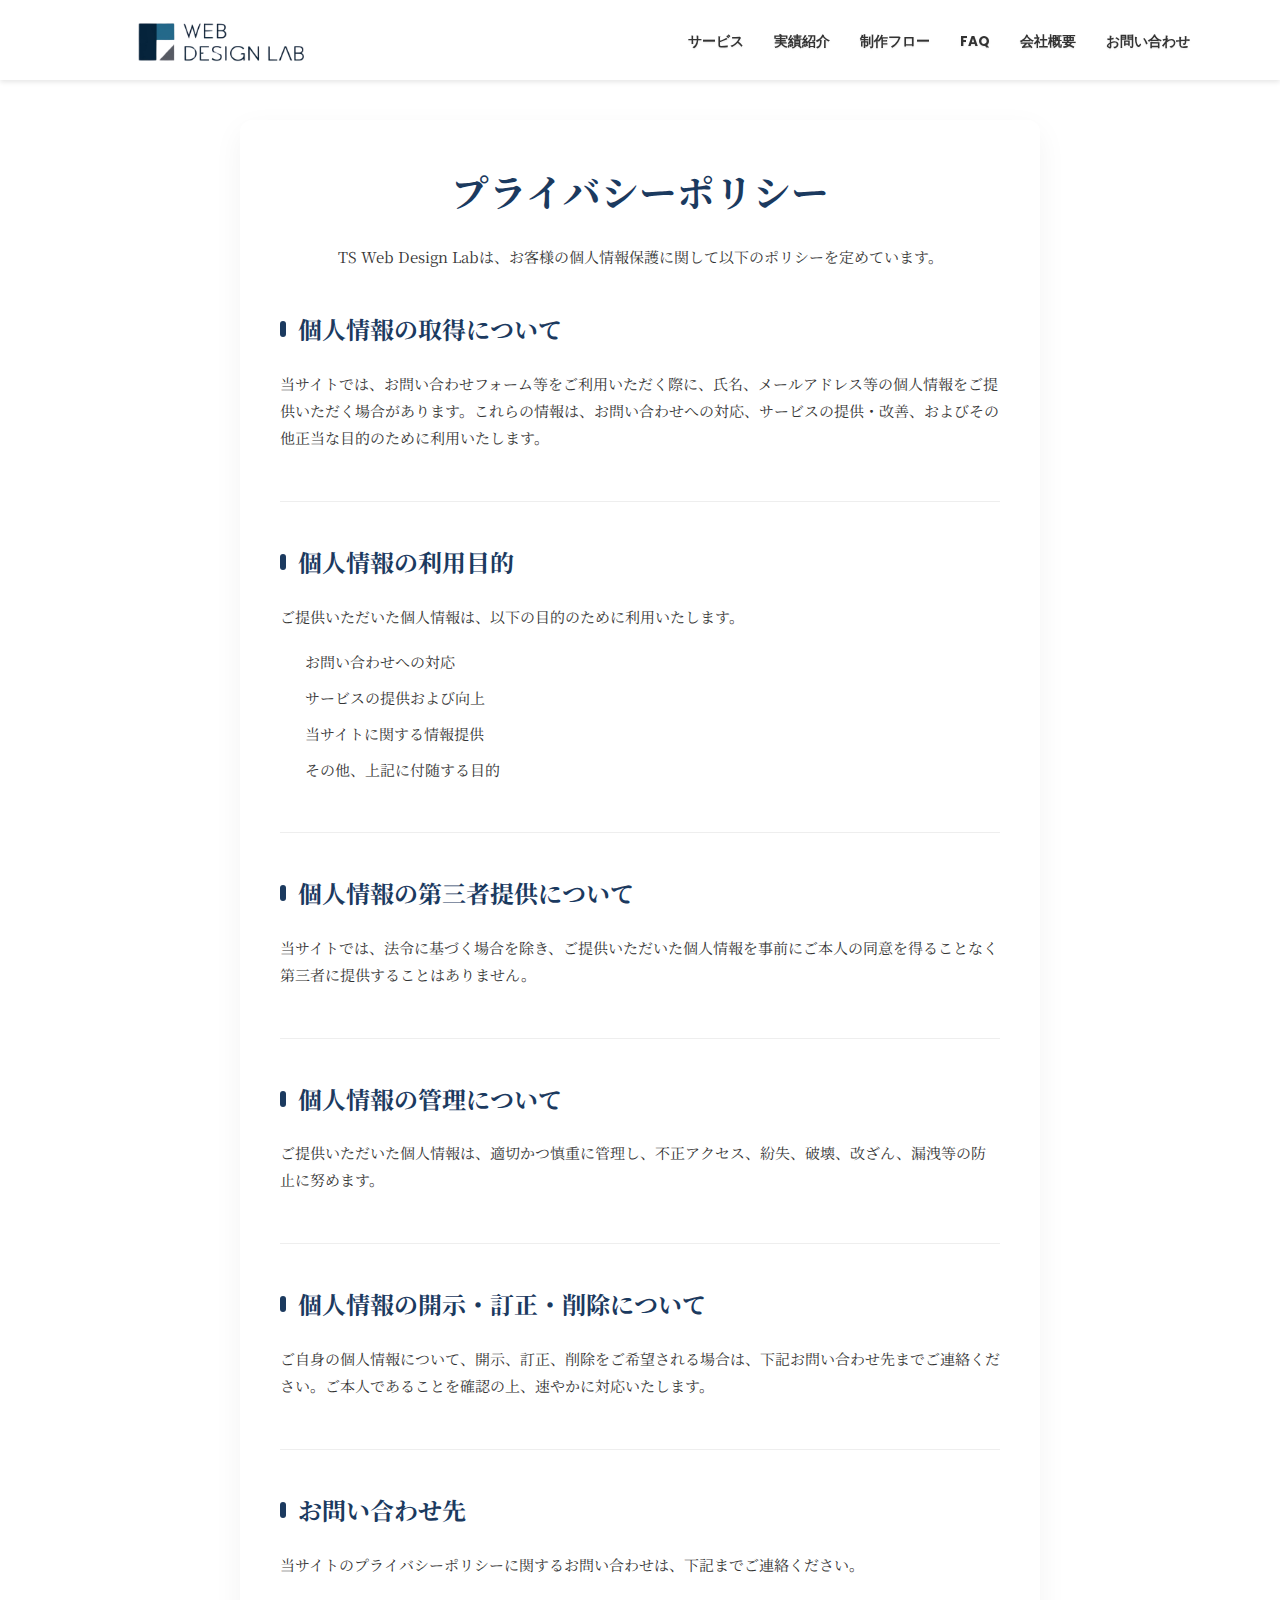
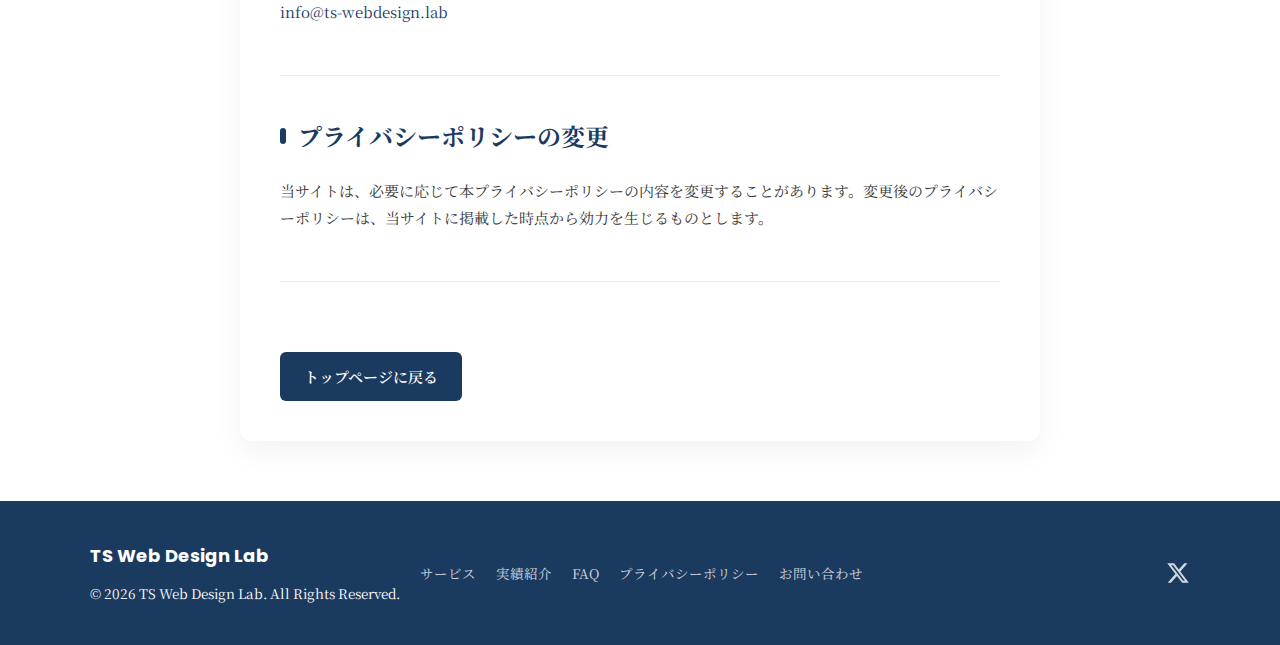
<file: privacy-policy.html>
<!DOCTYPE html>
<html lang="ja">
<head>
    <meta charset="UTF-8">
    <meta name="viewport" content="width=device-width, initial-scale=1.0">
    <meta name="description" content="TS Web Design Lab - プライバシーポリシー">
    <title>プライバシーポリシー | TS Web Design Lab</title>
    <link rel="stylesheet" href="style.css">
    <!-- Google Fonts (Noto Serif JP と Poppins) -->
    <link rel="preconnect" href="https://fonts.googleapis.com">
    <link rel="preconnect" href="https://fonts.gstatic.com" crossorigin>
    <link href="https://fonts.googleapis.com/css2?family=Noto+Serif+JP:wght@400;700&family=Poppins:wght@400;700&display=swap" rel="stylesheet">
    <style>
        /* プライバシーポリシーページ用のスタイル */
        .privacy-policy-section {
            padding: 120px 0 60px;
            background-color: var(--bg-light);
        }
        
        .privacy-content {
            max-width: 800px;
            margin: 0 auto;
            padding: 40px;
            background-color: white;
            border-radius: 12px;
            box-shadow: 0 10px 30px rgba(0, 0, 0, 0.05);
        }
        
        .privacy-header {
            margin-bottom: 40px;
            text-align: center;
        }
        
        .privacy-title {
            font-size: 2.5rem;
            margin-bottom: 20px;
            color: var(--main-color);
            font-weight: 700;
        }
        
        .privacy-section {
            margin-bottom: 40px;
            padding-bottom: 30px;
            border-bottom: 1px solid #eee;
        }
        
        .privacy-section:last-child {
            border-bottom: none;
        }
        
        .privacy-section h2 {
            font-size: 1.6rem;
            margin-bottom: 20px;
            color: var(--main-color);
            position: relative;
            padding-left: 18px;
        }
        
        .privacy-section h2::before {
            content: "";
            position: absolute;
            left: 0;
            top: 12px;
            height: 16px;
            width: 6px;
            background-color: var(--main-color);
            border-radius: 3px;
        }
        
        .privacy-section p {
            margin-bottom: 20px;
            line-height: 1.8;
            color: var(--text-color);
        }
        
        .privacy-section ul {
            margin-left: 25px;
            margin-bottom: 20px;
        }
        
        .privacy-section li {
            margin-bottom: 12px;
            line-height: 1.6;
        }
        
        .back-to-home {
            display: inline-block;
            margin-top: 30px;
            padding: 12px 24px;
            background-color: var(--main-color);
            color: white;
            border-radius: 6px;
            text-decoration: none;
            font-weight: 600;
            transition: background-color 0.3s ease;
        }
        
        .back-to-home:hover {
            background-color: var(--main-color-dark);
        }
        
        /* モバイル対応 */
        @media (max-width: 768px) {
            .privacy-content {
                padding: 25px;
            }
            
            .privacy-title {
                font-size: 2rem;
            }
            
            .privacy-section h2 {
                font-size: 1.4rem;
            }
        }
    </style>
</head>
<body>
    <!-- ヘッダー -->
    <header class="site-header sticky">
        <div class="container header-container">
            <h1 class="site-logo">
                <a href="/"><img src="TS ロゴ　デザイン.png" alt="TS Web Design Lab ロゴ"></a>
            </h1>
            <nav class="global-nav">
                <ul>
                    <li><a href="/#services">サービス</a></li>
                    <li><a href="/#works">実績紹介</a></li>
                    <li><a href="/#flow">制作フロー</a></li>
                    <li><a href="/#faq">FAQ</a></li>
                    <li><a href="/#company">会社概要</a></li>
                    <li><a href="/#contact">お問い合わせ</a></li>
                </ul>
            </nav>
            <button class="menu-toggle" aria-label="メニューを開閉" aria-expanded="false" aria-controls="global-nav">
                <span></span>
                <span></span>
                <span></span>
            </button>
        </div>
    </header>

    <main>
        <section class="privacy-policy-section">
            <div class="container">
                <div class="privacy-content">
                    <div class="privacy-header">
                        <h1 class="privacy-title">プライバシーポリシー</h1>
                        <p>TS Web Design Labは、お客様の個人情報保護に関して以下のポリシーを定めています。</p>
                    </div>

                    <div class="privacy-section">
                        <h2>個人情報の取得について</h2>
                        <p>当サイトでは、お問い合わせフォーム等をご利用いただく際に、氏名、メールアドレス等の個人情報をご提供いただく場合があります。これらの情報は、お問い合わせへの対応、サービスの提供・改善、およびその他正当な目的のために利用いたします。</p>
                    </div>

                    <div class="privacy-section">
                        <h2>個人情報の利用目的</h2>
                        <p>ご提供いただいた個人情報は、以下の目的のために利用いたします。</p>
                        <ul>
                            <li>お問い合わせへの対応</li>
                            <li>サービスの提供および向上</li>
                            <li>当サイトに関する情報提供</li>
                            <li>その他、上記に付随する目的</li>
                        </ul>
                    </div>

                    <div class="privacy-section">
                        <h2>個人情報の第三者提供について</h2>
                        <p>当サイトでは、法令に基づく場合を除き、ご提供いただいた個人情報を事前にご本人の同意を得ることなく第三者に提供することはありません。</p>
                    </div>

                    <div class="privacy-section">
                        <h2>個人情報の管理について</h2>
                        <p>ご提供いただいた個人情報は、適切かつ慎重に管理し、不正アクセス、紛失、破壊、改ざん、漏洩等の防止に努めます。</p>
                    </div>

                    <div class="privacy-section">
                        <h2>個人情報の開示・訂正・削除について</h2>
                        <p>ご自身の個人情報について、開示、訂正、削除をご希望される場合は、下記お問い合わせ先までご連絡ください。ご本人であることを確認の上、速やかに対応いたします。</p>
                    </div>

                    <div class="privacy-section">
                        <h2>お問い合わせ先</h2>
                        <p>当サイトのプライバシーポリシーに関するお問い合わせは、下記までご連絡ください。</p>
                        <p><a href="mailto:info@ts-webdesign.lab">info@ts-webdesign.lab</a></p>
                    </div>

                    <div class="privacy-section">
                        <h2>プライバシーポリシーの変更</h2>
                        <p>当サイトは、必要に応じて本プライバシーポリシーの内容を変更することがあります。変更後のプライバシーポリシーは、当サイトに掲載した時点から効力を生じるものとします。</p>
                    </div>

                    <div class="text-center">
                        <a href="/" class="back-to-home">トップページに戻る</a>
                    </div>
                </div>
            </div>
        </section>
    </main>

    <!-- フッター -->
    <footer class="site-footer">
        <div class="container">
            <div class="footer-content">
                <div class="footer-info">
                    <p class="footer-logo">TS Web Design Lab</p>
                    <p>© <span id="current-year"></span> TS Web Design Lab. All Rights Reserved.</p>
                </div>
                <nav class="footer-nav">
                    <ul>
                        <li><a href="/#services">サービス</a></li>
                        <li><a href="/#works">実績紹介</a></li>
                        <li><a href="/#faq">FAQ</a></li>
                        <li><a href="/privacy.html">プライバシーポリシー</a></li>
                        <li><a href="/#contact">お問い合わせ</a></li>
                    </ul>
                </nav>
                <div class="footer-sns">
                    <a href="https://x.com/your_account" target="_blank" rel="noopener noreferrer" aria-label="X">
                        <svg xmlns="http://www.w3.org/2000/svg" viewBox="0 0 512 512" width="24" height="24">
                            <path fill="currentColor" d="M389.2 48h70.6L305.6 224.2 487 464H345L233.7 318.6 106.5 464H35.8L200.7 275.5 26.8 48H172.4L272.9 180.9 389.2 48zM364.4 421.8h39.1L151.1 88h-42L364.4 421.8z"/>
                        </svg>
                    </a>
                </div>
            </div>
        </div>
    </footer>

    <!-- 自作JavaScriptファイル -->
    <script src="script.js"></script>
    <script>
        // 現在の年を取得してフッターに表示
        document.getElementById('current-year').textContent = new Date().getFullYear();
    </script>
</body>
</html>
</file>
<file: style.css>
/* 基本設定と変数定義 */
:root {
    --main-color: #1B3A5F; /* ダークブルー系 (例) */
    --accent-color: #00FFFF; /* アクセントカラー (例: シアン) */
    --text-color: #333;
    --background-color: #ffffff;
    --light-background-color: #f8f9fa;
    --white-color: #fff;
    --error-color: #e74c3c; /* エラー表示用 */
    --header-height: 100px; /* ヘッダーの高さ (ロゴを大きくするために変更) */
    --font-main: 'Poppins', sans-serif; /* メインフォント (見出しなど) */
    --font-serif: 'Noto Serif JP', serif; /* 本文など */
}

/* 基本的なリセットとスタイル */
*,
*::before,
*::after {
    box-sizing: border-box;
    margin: 0;
    padding: 0;
}

html {
    scroll-behavior: smooth; /* スムーズスクロール */
    font-size: 15px; /* 基本フォントサイズを少し小さく */
}

body {
    font-family: var(--font-serif);
    color: var(--text-color);
    background-color: var(--background-color);
    line-height: 1.7;
    overflow-x: hidden; /* 横スクロールバー防止 */
    cursor: none; /* デフォルトカーソルを非表示 (JSで制御) */
}

/* カスタムカーソル */
.custom-cursor {
    position: fixed;
    left: 0;
    top: 0;
    width: 20px;
    height: 20px;
    border: 2px solid var(--main-color);
    border-radius: 50%;
    pointer-events: none; /* クリックイベントを透過 */
    transform: translate(-50%, -50%);
    transition: width 0.3s ease, height 0.3s ease, background-color 0.3s ease, border-color 0.3s ease, opacity 0.3s ease;
    z-index: 9999;
    opacity: 0; /* 初期は非表示 (JSで表示制御) */
}
/* hover可能なデバイスでのみ表示 */
@media (hover: hover) {
    .custom-cursor {
        opacity: 1;
    }
}
@media (hover: none) {
     body {
        cursor: auto; /* 通常のカーソルに戻す */
    }
}

/* リンクホバー時のカーソル変化 (例) */
body.link-hover .custom-cursor {
    width: 40px;
    height: 40px;
    background-color: rgba(0, 255, 255, 0.3); /* アクセントカラー薄く */
    border-color: var(--accent-color);
}

a {
    color: var(--main-color);
    text-decoration: none;
    transition: color 0.3s ease;
}

a:hover {
    color: var(--accent-color);
}

img {
    max-width: 100%;
    height: auto;
    vertical-align: middle;
}

ul {
    list-style: none;
}

/* コンテナ */
.container {
    width: 90%;
    max-width: 1100px; /* 最大幅 */
    margin-left: auto;
    margin-right: auto;
}

/* ヘッダー */
.site-header {
    position: fixed; /* スクロール追従 */
    top: 0;
    left: 0;
    width: 100%;
    height: var(--header-height);
    background-color: rgba(255, 255, 255, 0.9); /* 少し透過 */
    backdrop-filter: blur(10px); /* すりガラス効果 */
    z-index: 1000;
    transition: background-color 0.3s ease, box-shadow 0.3s ease;
    box-shadow: 0 2px 5px rgba(0, 0, 0, 0.1);
}

.header-container {
    display: flex;
    align-items: center;
    justify-content: space-between;
    height: 100%;
}

.site-logo a {
    font-family: var(--font-main);
    font-size: 1.5rem;
    font-weight: 700;
    color: var(--main-color);
}
.site-logo img {
    display: block;
    height: 151.2px; /* ヘッダーの高さより少し大きく (さらに1.2倍に調整) */
    width: auto; /* アスペクト比を維持 */
}

.global-nav ul {
    display: flex;
}

.global-nav li {
    margin-left: 30px;
}

.global-nav a {
    font-family: var(--font-main);
    font-size: 0.9rem;
    font-weight: 700;
    color: var(--text-color);
    position: relative;
    padding: 5px 0;
}

.global-nav a::after {
    content: '';
    position: absolute;
    bottom: 0;
    left: 0;
    width: 0;
    height: 2px;
    background-color: var(--accent-color);
    transition: width 0.3s ease;
}

.global-nav a:hover::after {
    width: 100%;
}

/* ハンバーガーメニュー (モバイル用 - 初期非表示) */
.menu-toggle {
    display: none;
    background: none;
    border: none;
    cursor: pointer;
    padding: 10px;
    z-index: 1101; /* ナビより手前に */
}
.menu-toggle span {
    display: block;
    width: 25px;
    height: 3px;
    background-color: var(--main-color);
    margin: 5px 0;
    transition: transform 0.3s ease, opacity 0.3s ease, background-color 0.3s ease;
}
/* ハンバーガーメニュー: Open時 */
.menu-toggle.is-active span:nth-child(1) {
    transform: translateY(8px) rotate(45deg);
}
.menu-toggle.is-active span:nth-child(2) {
    opacity: 0;
}
.menu-toggle.is-active span:nth-child(3) {
    transform: translateY(-8px) rotate(-45deg);
}
/* メニューが開いているときは白にする例 (背景が濃いため) */
.menu-toggle.is-active span {
     background-color: var(--white-color);
}


/* ヒーローセクション */
.hero-section {
    min-height: 100vh; /* 画面の高さいっぱいに */
    display: flex;
    align-items: center;
    justify-content: center;
    position: relative;
    overflow: hidden; /* 3Dオブジェクトがはみ出さないように */
    color: var(--white-color);
    padding-top: var(--header-height); /* ヘッダー分下げる */
    /* 背景画像とパララックス効果 */
    background-image: url('images/デザイン事務所のデスク　夜　間接照明　モニター　オシャレ　モダン　本棚　男性の後ろ姿.jpg');
    background-size: cover;
    background-position: center center;
    background-attachment: fixed;
    z-index: 0; /* 背景の基準 */
}

/* 背景画像の上に重ねるオーバーレイ */
.hero-section::before {
    content: '';
    position: absolute;
    top: 0;
    left: 0;
    right: 0;
    bottom: 0;
    /* 上部を暗く、下部をさらに暗くするグラデーション */
    background: linear-gradient(to bottom, rgba(0, 0, 0, 0.6) 0%, rgba(0, 0, 0, 0.8) 100%);
    z-index: 1; /* 背景とコンテンツの間に */
}
 
/* ノイズパターン背景用Canvas */
#noise-background {
    position: absolute;
    top: 0;
    left: 0;
    width: 100%;
    height: 100%;
    z-index: 2; /* オーバーレイより手前に */
    pointer-events: none; /* マウスイベントを透過 */
}
 
.hero-container {
    display: flex;
    align-items: center;
    justify-content: space-between;
    gap: 40px;
    z-index: 3; /* オーバーレイより手前に */
    position: relative; /* z-indexを有効にするために必要 */
}
 
.hero-content {
    flex: 1;
    max-width: 600px;
    z-index: 3; /* オーバーレイより手前に */
    position: relative; /* z-indexを有効にするために必要 */
    margin-bottom: 40px; /* ヒーローコンテンツの下部にスペースを追加 */
}
 
.hero-catchphrase {
    font-family: var(--font-main);
    font-size: 3rem; /* 大きめに */
    font-weight: 700;
    line-height: 1.3;
    margin-bottom: 20px;
    text-shadow: 2px 2px 8px rgba(0, 0, 0, 0.5); /* テキストシャドウを追加 */
}
 
/* テキストアニメーション用 */
.reveal-text {
    display: inline-block;
    opacity: 0;
    transform: translateY(20px) rotateX(-90deg); /* 初期状態 */
    transform-origin: center 50% -10px;
    /* アニメーションはJSで制御 */
}
 
.hero-description {
    font-size: 1.1rem;
    margin-bottom: 30px;
    opacity: 0; /* アニメーション用 */
    /* アニメーションタイミングはJSで制御 (animated-element) */
    text-shadow: 1px 1px 5px rgba(0, 0, 0, 0.4); /* テキストシャドウを追加 */
}
 
.cta-button {
    display: inline-block;
    background-color: var(--accent-color);
    color: var(--main-color);
    padding: 15px 40px;
    border-radius: 50px; /* 丸みのあるボタン */
    font-family: var(--font-main);
    font-weight: 700;
    transition: transform 0.3s ease, background-color 0.3s ease, color 0.3s ease;
    box-shadow: 0 4px 10px rgba(0, 255, 255, 0.3);
    opacity: 1; /* 常に表示 */
     /* アニメーションタイミングはJSで制御 (animated-element) */
    border: none; /* ボタンのデフォルトボーダー解除 */
    cursor: pointer;
    z-index: 3; /* オーバーレイより手前に */
    position: relative; /* z-indexを有効にするために必要 */
}
 
.cta-button:hover {
    transform: scale(1.05); /* ホバーで少し拡大 */
    background-color: var(--white-color);
    color: var(--main-color);
}
 
.hero-3d-object {
    flex: 1;
    min-height: 50vh; /* 高さを指定 */
    max-width: 500px; /* 最大幅 */
    z-index: 3; /* オーバーレイより手前に */
    position: relative; /* z-indexを有効にするために必要 */
    opacity: 0; /* アニメーション用 */
     /* アニメーションタイミングはJSで制御 (animated-element) */
}
#hero-3d-canvas canvas {
    display: block; /* canvas下の余白削除 */
    width: 100%; /* 親要素に合わせる */
    height: 100%;
}
 
.scroll-down-indicator {
    position: absolute;
    bottom: 30px;
    left: 50%;
    transform: translateX(-50%);
    color: var(--white-color);
    font-size: 0.8rem;
    font-family: var(--font-main);
    opacity: 0.7;
    z-index: 3; /* オーバーレイより手前に */
    animation: bounce 2s infinite;
}
.scroll-down-indicator span::after {
    content: '';
    display: block;
    width: 1px;
    height: 30px;
    background-color: var(--white-color);
    margin: 5px auto 0;
}
 
@keyframes bounce {
    0%, 20%, 50%, 80%, 100% {
        transform: translateX(-50%) translateY(0);
    }
    40% {
        transform: translateX(-50%) translateY(-10px);
    }
    60% {
        transform: translateX(-50%) translateY(-5px);
    }
}
 
/* コンテンツセクション共通スタイル */
.content-section {
    padding: 100px 0;
    overflow: hidden; /* セクション内での横スクロール防止 */
}

.content-section.bg-light {
    background-color: var(--light-background-color);
}
/* お問い合わせセクション用クラス (個別設定) */
.cta-section {
    padding-bottom: 120px; /* フッターとの間に十分な余白 */
}


.section-title {
    font-family: var(--font-main);
    font-size: 2.5rem;
    font-weight: 700;
    color: var(--main-color);
    margin-bottom: 50px;
    text-align: center;
    position: relative;
    padding-bottom: 15px;
}

.section-title::after {
    content: '';
    position: absolute;
    bottom: 0;
    left: 50%;
    transform: translateX(-50%);
    width: 60px;
    height: 4px;
    background-color: var(--accent-color);
}

/* セクション共通サブタイトル */
.section-subtitle {
    text-align: center;
    font-size: 1.1rem;
    color: #666;
    margin-bottom: 60px;
    max-width: 700px; /* 長くなりすぎないように */
    margin-left: auto;
    margin-right: auto;
    opacity: 0; /* アニメーション用 */
    /* アニメーションタイミングはJSで制御 (animated-element) */
}
.content-section.bg-light .section-subtitle {
    color: #555;
}


/* アニメーション要素の初期状態 (GSAPで制御する要素) */
.animated-element {
    opacity: 0;
    transform: translateY(30px);
    /* transition はGSAP側で制御 */
}

/* サービスセクション */
.service-grid {
    display: grid;
    grid-template-columns: repeat(auto-fit, minmax(280px, 1fr)); /* レスポンシブなグリッド */
    gap: 30px;
}

.service-card {
    background-color: var(--white-color);
    padding: 40px 30px;
    border-radius: 10px;
    box-shadow: 0 5px 20px rgba(0, 0, 0, 0.08);
    text-align: center;
    transition: transform 0.3s ease, box-shadow 0.3s ease;
     /* アニメーションはJSで制御 (animated-element) */
}

.service-card:hover {
    transform: translateY(-10px); /* ホバーで少し浮き上がる */
    box-shadow: 0 15px 30px rgba(0, 0, 0, 0.12);
}

.service-icon {
    /* width: 60px; */ /* サイズ指定を削除または調整 */
    /* height: 60px; */ /* サイズ指定を削除または調整 */
    margin: 0 auto 25px;
    background-color: rgba(0, 255, 255, 0.1); /* アクセントカラー薄く */
    border-radius: 10px; /* 画像に合わせて角を丸く */
    display: flex; /* 画像を中央寄せする場合などに残す */
    align-items: center; /* 画像を中央寄せする場合などに残す */
    justify-content: center; /* 画像を中央寄せする場合などに残す */
    overflow: hidden; /* 画像がはみ出さないように */
}
.service-icon img {
    display: block;
    width: 100%; /* 親要素の幅に合わせる */
    height: auto; /* アスペクト比を維持 */
    object-fit: cover; /* service-iconのサイズに合わせて画像を切り抜く場合 */
}

.service-title {
    font-family: var(--font-main);
    font-size: 1.3rem;
    font-weight: 700;
    color: var(--main-color);
    margin-bottom: 15px;
}

.service-description {
    font-size: 0.95rem;
    color: #555;
    line-height: 1.7;
}

/* 実績紹介セクション - 背景画像 */
#works {
    background-image: url('images/image_fx (8).jpg');
    background-size: cover;
    background-position: center center;
    background-attachment: fixed; /* パララックス効果 */
    color: var(--white-color); /* テキスト色を白に */
    position: relative; /* オーバーレイの基準 */
    z-index: 1; /* 他の要素より手前に */
}

/* 背景画像の上に重ねるオーバーレイ */
#works::before {
    content: '';
    position: absolute;
    top: 0;
    left: 0;
    right: 0;
    bottom: 0;
    background-color: rgba(0, 0, 0, 0.5); /* 半透明の黒 */
    z-index: -1; /* 背景画像とコンテンツの間に */
}

/* worksセクション内のタイトルとサブタイトルの色を調整 */
#works .section-title,
#works .section-subtitle {
    color: var(--white-color);
}

/* worksセクション内のカードのタイトルとカテゴリの色を調整 */
#works .work-title,
#works .work-category {
    color: var(--text-color); /* カード内のテキストは元の色に戻すか、見やすい色に調整 */
}
/* 実績紹介セクション */
.works-grid {
    display: grid;
    grid-template-columns: repeat(auto-fit, minmax(300px, 1fr));
    gap: 40px;
    margin-bottom: 60px;
}

.work-card {
    display: block; /* aタグをブロック要素に */
    border-radius: 10px;
    overflow: hidden; /* 画像のはみ出し防止 */
    background-color: var(--white-color);
    box-shadow: 0 8px 25px rgba(0, 0, 0, 0.1);
    transition: transform 0.4s cubic-bezier(0.25, 0.46, 0.45, 0.94), box-shadow 0.4s cubic-bezier(0.25, 0.46, 0.45, 0.94);
    transform-style: preserve-3d; /* 3D変換の基点 */
    perspective: 1000px; /* 奥行き */
     /* アニメーションはJSで制御 (animated-element) */
}

.work-card-image {
    overflow: hidden;
    position: relative;
}
.work-card-image::after { /* ホバー時のオーバーレイ (任意) */
    content: '';
    position: absolute;
    top: 0; left: 0; right: 0; bottom: 0;
    background-color: rgba(0, 255, 255, 0.1);
    opacity: 0;
    transition: opacity 0.4s ease;
}

.work-card-image img {
    width: 100%;
    height: auto;
    display: block;
    transition: transform 0.6s cubic-bezier(0.165, 0.84, 0.44, 1); /* 滑らかなズーム */
}

.work-card-content {
    padding: 25px 30px;
}

.work-title {
    font-family: var(--font-main);
    font-size: 1.2rem;
    font-weight: 700;
    color: var(--main-color);
    margin-bottom: 8px;
}

.work-category {
    font-size: 0.85rem;
    color: #777;
}

/* 実績カードのホバーインタラクション */
.work-card:hover {
    transform: translateZ(20px) rotateX(5deg) rotateY(-3deg); /* 少し浮き出て傾く */
    box-shadow: 0 20px 40px rgba(0, 0, 0, 0.15);
}
.work-card:hover .work-card-image::after {
    opacity: 1;
}
.work-card:hover .work-card-image img {
    transform: scale(1.05); /* 画像を少しズーム */
}
:root {
    --main-color: #1B3A5F; /* ダークブルー系 (例) */
    --accent-color: #00FFFF; /* アクセントカラー (例: シアン) */
    --text-color: #333;
    --background-color: #ffffff;
    --light-background-color: #f8f9fa;
    --white-color: #fff;
    --error-color: #e74c3c; /* エラー表示用 */
    --header-height: 80px; /* ヘッダーの高さ */
    --font-main: 'Poppins', sans-serif; /* メインフォント (見出しなど) */
    --font-serif: 'Noto Serif JP', serif; /* 本文など */
}

/* ヒーロー説明文の行アニメーション用 */
.hero-description span {
    display: block; /* 各spanを行として扱う */
    opacity: 0; /* 初期状態は非表示 (JSでアニメーション) */
    transform: translateY(20px); /* 初期状態は下に */
}

/* もっと見るボタン */
.view-more-button-wrapper {
    text-align: center;
     /* アニメーションはJSで制御 (animated-element) */
}

/* 制作フローセクション */
.flow-steps {
    position: relative;
    max-width: 800px; /* 中央揃え */
    margin: 0 auto;
    padding: 40px 0;
}

/* ステップ間の線 */
.flow-steps::before {
    content: '';
    position: absolute;
    top: 0;
    bottom: 0;
    left: 40px; /* アイコンの中心あたり */
    width: 4px;
    background-color: rgba(0, 255, 255, 0.2); /* アクセントカラー薄く */
    z-index: -1; /* 要素の後ろへ */
}

.flow-step {
    display: flex;
    align-items: flex-start; /* アイコンとテキストの上端を揃える */
    margin-bottom: 50px;
    position: relative;
     /* アニメーションはJSで制御 (animated-element) */
}
.flow-step:last-child {
    margin-bottom: 0;
}

.flow-step-icon {
    flex-shrink: 0; /* アイコンが縮まないように */
    width: 80px; /* 線の左側に配置されるように調整 */
    height: 80px;
    background-color: var(--white-color);
    border: 3px solid var(--accent-color);
    border-radius: 50%;
    display: flex;
    align-items: center;
    justify-content: center;
    color: var(--main-color);
    margin-right: 30px;
    box-shadow: 0 0 0 5px var(--white-color); /* 線を隠すための白縁 */
    z-index: 1; /* 線より手前に */
}
.flow-step-icon svg {
    width: 35px;
    height: 35px;
    fill: currentColor;
}

.flow-step-content {
    padding-top: 10px; /* アイコンとの垂直位置調整 */
}

.flow-step-number {
    display: inline-block;
    font-family: var(--font-main);
    font-size: 1rem;
    font-weight: 700;
    color: var(--accent-color);
    background-color: rgba(0, 255, 255, 0.1);
    padding: 3px 10px;
    border-radius: 15px;
    margin-bottom: 15px;
}

.flow-step-title {
    font-family: var(--font-main);
    font-size: 1.4rem;
    font-weight: 700;
    color: var(--main-color);
    margin-bottom: 10px;
}

.flow-step p {
    color: #555;
    line-height: 1.7;
}

/* FAQセクション */
.faq-list {
    max-width: 800px;
    margin: 0 auto;
}

.faq-item {
    border-bottom: 1px solid #eee;
    /* アニメーションはJSで制御 (animated-element) */
}
.faq-item:last-child {
    border-bottom: none;
}

.faq-question {
    display: flex;
    justify-content: space-between;
    align-items: center;
    width: 100%;
    padding: 25px 0;
    background: none;
    border: none;
    cursor: pointer;
    text-align: left;
    font-family: var(--font-main);
    font-size: 1.1rem;
    font-weight: 700;
    color: var(--main-color);
    transition: color 0.3s ease;
}
.faq-question:hover {
    color: var(--accent-color);
}

.faq-icon {
    width: 20px;
    height: 20px;
    position: relative;
    flex-shrink: 0;
    margin-left: 15px;
    transition: transform 0.3s ease;
}
.faq-icon::before,
.faq-icon::after {
    content: '';
    position: absolute;
    top: 50%;
    left: 50%;
    width: 14px;
    height: 2px;
    background-color: currentColor;
    transform-origin: center;
    transition: transform 0.3s ease; /* 回転アニメーション */
}
.faq-icon::before {
    transform: translate(-50%, -50%);
}
.faq-icon::after {
    transform: translate(-50%, -50%) rotate(90deg);
}
/* 開いたときのアイコン（マイナス表示） */
.faq-question[aria-expanded="true"] .faq-icon::after {
    transform: translate(-50%, -50%) rotate(0deg);
}
/* アイコン全体の回転は任意 */
/* .faq-question[aria-expanded="true"] .faq-icon {
    transform: rotate(180deg);
} */

.faq-answer {
    /* padding-bottom: 25px; JSで制御 */
    font-size: 0.95rem;
    line-height: 1.8;
    color: #555;
    overflow: hidden; /* アニメーション用 */
    /* height, opacity, padding, margin はJS(GSAP)でアニメーション */
}


/* FAQセクション 背景画像とオーバーレイ */
.faq-section-with-bg {
    position: relative; /* 擬似要素の基準 */
    background-image: url('images/image_fx (13).jpg');
    background-size: cover;
    background-position: center;
    background-attachment: fixed; /* パララックス効果 */
    color: var(--white-color); /* テキスト色を白に */
    z-index: 0; /* コンテンツより奥に */
}

/* 背景画像を暗くするオーバーレイ */
.faq-section-with-bg::before {
    content: '';
    position: absolute;
    top: 0;
    left: 0;
    width: 100%;
    height: 100%;
    background-color: rgba(0, 0, 0, 0.5); /* 半透明の黒 */
    z-index: -1; /* 背景画像とコンテンツの間 */
}

/* FAQセクション内の要素の色調整 */
.faq-section-with-bg .section-title,
.faq-section-with-bg .section-subtitle,
.faq-section-with-bg .faq-question,
.faq-section-with-bg .faq-answer {
    color: var(--white-color); /* テキスト色を白に */
}

.faq-section-with-bg .faq-item {
    border-bottom-color: rgba(255, 255, 255, 0.3); /* 区切り線の色を薄い白に */
}

.faq-section-with-bg .faq-question:hover {
    color: var(--accent-color); /* ホバー色 */
}

/* 会社概要セクション */
.company-info {
    display: flex;
    flex-wrap: wrap; /* レスポンシブ対応 */
    gap: 40px;
    /* アニメーションはJSで制御 (animated-element) */
}

.company-details {
    flex: 1; /* フレキシブルに幅調整 */
    min-width: 300px; /* 最小幅 */
    font-size: 1rem;
}
.company-details dt {
    font-family: var(--font-main);
    font-weight: 700;
    color: var(--main-color);
    padding-top: 15px;
    margin-bottom: 5px;
    border-top: 1px dashed #eee;
}
.company-details dt:first-of-type {
    border-top: none;
    padding-top: 0;
}
.company-details dd {
    margin-left: 0; /* ブラウザデフォルトのインデント解除 */
    margin-bottom: 15px;
    color: #555;
    line-height: 1.7;
}
.company-details dd ul {
    margin-top: 5px;
    padding-left: 20px;
    list-style: disc;
}
.company-details dd a { /* メールアドレスなどにリンク設定した場合 */
    word-break: break-all;
}

.company-map {
    flex: 1;
    min-width: 300px;
    border-radius: 8px;
    overflow: hidden; /* 地図のはみ出し防止 */
    box-shadow: 0 5px 15px rgba(0,0,0,0.1);
     /* アニメーションはJSで制御 (animated-element) */
    max-height: 400px; /* 最大高さを設定 */
}
.company-map iframe {
    display: block; /* 下の余白削除 */
    border: none; /* ボーダー削除 */
    width: 100%; /* 追加 */
    height: 400px; /* 高さを固定 */
}

/* お問い合わせセクション */
.contact-methods {
    display: flex;
    justify-content: space-around; /* 左右に配置 */
    flex-wrap: wrap;
    gap: 30px;
    margin-bottom: 60px;
    text-align: center;
    /* アニメーションはJSで制御 (animated-element) */
}

.contact-method {
    flex: 1;
    min-width: 250px;
    padding: 30px;
    background-color: var(--white-color);
    border-radius: 8px;
    box-shadow: 0 5px 15px rgba(0,0,0,0.05);
}

.contact-method-title {
    font-family: var(--font-main);
    font-size: 1.2rem;
    font-weight: 700;
    color: var(--main-color);
    margin-bottom: 15px;
}

.contact-detail {
    font-size: 1.1rem;
    font-weight: bold;
    margin-bottom: 5px;
    word-break: break-all; /* 長い文字列の折り返し */
}
.contact-detail.phone-number {
    font-size: 1.4rem;
    color: var(--main-color);
}
.contact-detail a {
    color: inherit; /* 親要素の色を継承 */
}
.contact-detail a:hover {
    color: var(--accent-color); /* ホバー色 */
}

.contact-note {
    font-size: 0.9rem;
    color: #777;
}

.contact-form-wrapper {
    max-width: 700px;
    margin: 0 auto;
    background-color: var(--white-color);
    padding: 40px;
    border-radius: 8px;
    box-shadow: 0 8px 25px rgba(0,0,0,0.1);
    /* アニメーションはJSで制御 (animated-element) */
}

.form-title {
    font-family: var(--font-main);
    font-size: 1.5rem;
    font-weight: 700;
    color: var(--main-color);
    text-align: center;
    margin-bottom: 30px;
}

.form-group {
    margin-bottom: 25px;
}

.form-group label {
    display: block;
    font-family: var(--font-main);
    font-weight: 700;
    margin-bottom: 8px;
    color: #444;
}

.form-group .required {
    color: var(--error-color);
    font-size: 0.8em;
    margin-left: 5px;
}

.form-group input[type="text"],
.form-group input[type="email"],
.form-group textarea {
    width: 100%;
    padding: 12px 15px;
    border: 1px solid #ccc;
    border-radius: 5px;
    font-size: 1rem;
    font-family: var(--font-serif);
    transition: border-color 0.3s ease, box-shadow 0.3s ease;
    line-height: 1.5; /* 追加 */
}
/* エラー時のスタイル */
.form-group input.error,
.form-group textarea.error {
    border-color: var(--error-color);
    box-shadow: 0 0 5px rgba(231, 76, 60, 0.2);
}

.form-group input[type="text"]:focus,
.form-group input[type="email"]:focus,
.form-group textarea:focus {
    outline: none;
    border-color: var(--main-color);
    box-shadow: 0 0 5px rgba(27, 58, 95, 0.2); /* メインカラー薄く */
}

.form-group textarea {
    resize: vertical; /* 縦方向のみリサイズ可 */
    min-height: 120px;
}

.privacy-consent {
    display: flex;
    align-items: center;
    gap: 10px;
}
.privacy-consent input[type="checkbox"] {
    width: 18px;
    height: 18px;
    accent-color: var(--main-color); /* チェックボックスの色 */
    flex-shrink: 0; /* 縮まないように */
}
.privacy-consent label {
    margin-bottom: 0; /* デフォルトのmarginをリセット */
    font-weight: normal;
    font-family: var(--font-serif);
    color: #555;
    font-size: 0.9rem;
    line-height: 1.5; /* 追加 */
}
.privacy-consent label a {
    text-decoration: underline;
}
.privacy-consent label a:hover {
    color: var(--accent-color);
}
.privacy-consent.error label { /* チェック忘れエラー */
    color: var(--error-color);
}


.form-submit {
    text-align: center;
    margin-top: 30px;
}

/* 送信結果メッセージ用スタイル */
#form-message {
    margin-top: 20px;
    padding: 15px;
    border-radius: 5px;
    text-align: center;
    font-weight: bold;
    display: none; /* 初期非表示 */
}
#form-message.success {
    background-color: #d4edda; /* 緑系 */
    color: #155724;
    border: 1px solid #c3e6cb;
    display: block;
}
#form-message.error {
    background-color: #f8d7da; /* 赤系 */
    color: #721c24;
    border: 1px solid #f5c6cb;
    display: block;
}


/* フッター */
.site-footer {
    background-color: var(--main-color);
    color: var(--white-color);
    padding: 40px 0;
    font-size: 0.9rem;
}

.footer-content {
    display: flex;
    justify-content: space-between;
    align-items: center;
    flex-wrap: wrap; /* モバイルで折り返す */
    gap: 20px;
}

.footer-info {
    flex-basis: 100%; /* モバイル用に初期設定 */
    text-align: center; /* モバイル用に初期設定 */
}
@media (min-width: 769px) { /* デスクトップ */
    .footer-info {
        flex-basis: auto;
        text-align: left;
    }
}

.footer-info .footer-logo {
    font-family: var(--font-main);
    font-size: 1.2rem;
    font-weight: 700;
    margin-bottom: 10px;
}

.footer-nav {
    flex-basis: 100%; /* モバイル用に初期設定 */
    order: 3; /* モバイルでSNSより下に */
}
@media (min-width: 769px) { /* デスクトップ */
    .footer-nav {
        flex-basis: auto;
        order: 0; /* 通常の順序 */
    }
}

.footer-nav ul {
    display: flex;
    flex-wrap: wrap; /* ナビ項目が多い場合折り返し */
    justify-content: center; /* モバイル用に中央揃え */
    gap: 15px 20px; /* 縦横の隙間 */
}
@media (min-width: 769px) { /* デスクトップ */
    .footer-nav ul {
        justify-content: flex-start;
    }
}

.footer-nav a {
    color: var(--white-color);
    opacity: 0.8;
}
.footer-nav a:hover {
    opacity: 1;
    color: var(--accent-color); /* ホバー色変更 */
}

.footer-sns {
    display: flex; /* アイコンを横並びに */
    gap: 15px; /* アイコン間のスペース */
    flex-basis: 100%; /* モバイル用に初期設定 */
    justify-content: center; /* モバイル用に中央揃え */
    margin-top: 15px; /* モバイル用に上マージン */
}
@media (min-width: 769px) { /* デスクトップ */
    .footer-sns {
        flex-basis: auto;
        margin-left: auto; /* 右寄せにする */
        margin-top: 0;
        justify-content: flex-end;
    }
}

.footer-sns a {
    color: var(--white-color);
    opacity: 0.8;
    transition: opacity 0.3s ease, transform 0.3s ease;
}
.footer-sns a:hover {
    opacity: 1;
    color: var(--accent-color);
    transform: scale(1.1); /* ホバーで少し拡大 */
}
.footer-sns svg {
    width: 24px;
    height: 24px;
    fill: currentColor; /* aタグの色を継承 */
    display: block; /* 追加 */
}

/* レスポンシブ対応 (768px以下) */
@media (max-width: 768px) {
    html {
        font-size: 15px;
    }

    .container {
        width: 95%;
    }

    .site-header {
        height: 70px; /* モバイルヘッダー少し低く */
        --header-height: 70px; /* 変数も更新 */
    }

    .menu-toggle {
        display: block; /* モバイルで表示 */
    }

    .global-nav {
        position: fixed;
        top: 0;
        right: -100%; /* 初期位置を画面外右へ */
        width: 80%;
        max-width: 300px;
        height: 100vh;
        background-color: var(--main-color);
        /* transform: translateX(100%); transformから変更 */
        transition: right 0.4s ease; /* rightでアニメーション */
        padding-top: calc(var(--header-height) + 40px); /* ヘッダー下から */
        box-shadow: -5px 0 15px rgba(0,0,0,0.2);
        z-index: 1100; /* ヘッダーより手前、トグルより後ろ */
        overflow-y: auto; /* メニュー項目が多い場合スクロール */
    }

    .global-nav.is-open {
        right: 0; /* メニュー表示 */
    }

    .global-nav ul {
        flex-direction: column;
        align-items: center;
    }

    .global-nav li {
        margin-left: 0;
        margin-bottom: 25px;
        width: 100%;
        text-align: center;
    }

    .global-nav a {
        color: var(--white-color);
        font-size: 1rem;
        padding: 10px 20px;
        display: block;
    }
     .global-nav a::after {
        display: none; /* 下線は不要 */
    }
     .global-nav a:hover {
        background-color: rgba(0, 255, 255, 0.1); /* ホバー背景 */
        color: var(--accent-color);
    }

    /* メニュー表示時に背景を暗くするオーバーレイ */
    body::before {
        content: '';
        position: fixed;
        top: 0;
        left: 0;
        width: 100%;
        height: 100%;
        background-color: rgba(0, 0, 0, 0.5);
        opacity: 0;
        visibility: hidden;
        transition: opacity 0.4s ease, visibility 0.4s ease;
        z-index: 1040; /* ナビより後ろ、コンテンツより手前 */
        pointer-events: none; /* クリックイベントを透過 */
    }
    body.menu-open::before {
        opacity: 1;
        visibility: visible;
    }


    .hero-container {
        flex-direction: column; /* 縦並び */
        text-align: center;
        padding-top: 40px; /* ヘッダー下のスペース */
        padding-bottom: 40px; /* 下にも少し余白 */
    }

    .hero-content {
        order: 2; /* テキストを下に */
        max-width: 100%;
    }

    .hero-3d-object {
        order: 1; /* 3Dオブジェクトを上に */
        height: 40vh; /* 高さを調整 */
        margin-bottom: 30px;
        width: 80%; /* 幅を調整 */
        max-width: 300px;
    }

    .hero-catchphrase {
        font-size: 2.5rem;
    }

    .section-title {
        font-size: 2rem;
    }

    .content-section {
        padding: 80px 0;
    }
    .cta-section {
        padding-bottom: 100px;
    }

    .flow-steps::before {
        left: 30px; /* モバイルでは少し左に */
        width: 3px;
    }
    .flow-step-icon {
        width: 60px;
        height: 60px;
        margin-right: 20px;
    }
    .flow-step-icon svg {
        width: 25px;
        height: 25px;
    }
     .flow-step-content {
        padding-top: 5px;
    }
     .flow-step-title {
        font-size: 1.2rem;
    }

    .company-info {
        flex-direction: column; /* モバイルでは縦積み */
        gap: 30px;
    }
    .company-map iframe {
        height: 300px; /* モバイルでの地図の高さを調整 */
    }

    .contact-form-wrapper {
        padding: 30px 20px;
    }
    .contact-methods {
        flex-direction: column;
        gap: 20px; /* 少し詰める */
        margin-bottom: 40px;
    }
    .contact-method {
        min-width: unset; /* 最小幅解除 */
        padding: 25px;
    }

    .footer-content {
        /* モバイルのデフォルトが縦積み中央揃え */
    }

/* ヒーローキャッチコピー 3Dフリップアニメーション用 */
.hero-catchphrase {
    perspective: 800px; /* 3D空間の奥行きを設定 */
    perspective-origin: center center; /* 視点の中心 */
}

.char {
    display: inline-block; /* 各文字コンテナをインラインブロックに */
    /* 必要に応じて文字間のスペースを調整 */
    /* margin-right: 2px; */
}

.reveal-text-3d {
    display: inline-block; /* アニメーション対象をインラインブロックに */
    opacity: 0;
    transform-style: preserve-3d; /* 3D変換を有効に */
    /* 初期状態: X軸回転、少し奥、少し小さい */
    transform: rotateX(-90deg) translateZ(50px) scale(0.8);
    transform-origin: center center -25px; /* 回転軸を少し奥に設定 */
    /* アニメーションはJS(GSAP)で制御 */
    backface-visibility: hidden; /* 回転中の裏面を非表示 */
}

}

/* ヒーローキャッチコピー 3Dフリップアニメーション用 */
.hero-catchphrase {
    perspective: 800px; /* 3D空間の奥行きを設定 */
    perspective-origin: center center; /* 視点の中心 */
}

.char {
    display: inline-block; /* 各文字コンテナをインラインブロックに */
    /* 必要に応じて文字間のスペースを調整 */
    /* margin-right: 2px; */
}

.reveal-text-3d {
    display: inline-block; /* アニメーション対象をインラインブロックに */
    opacity: 0;
    transform-style: preserve-3d; /* 3D変換を有効に */
    /* 初期状態: X軸回転、少し奥、少し小さい */
    transform: rotateX(-90deg) translateZ(50px) scale(0.8);
    transform-origin: center center -25px; /* 回転軸を少し奥に設定 */
    /* アニメーションはJS(GSAP)で制御 */
    backface-visibility: hidden; /* 回転中の裏面を非表示 */
}
/* 中央部から下部へのグラデーションアニメーション */
@keyframes gradientAnimation {
    0% {
        background-position: 0% 50%;
    }
    50% {
        background-position: 100% 50%;
    }
    100% {
        background-position: 0% 50%;
    }
}

/* すべてのセクションに適用されるグラデーションアニメーション */
.gradient-background-animation {
    background: linear-gradient(-45deg, #1a2a6c, #2d364c, #4a3f6d, #4b6cb7, #682c58);
    background-size: 400% 400%;
    animation: gradientAnimation 15s ease infinite;
}

/* 各セクション用の個別設定 (今回は共通設定と同じ) */
/* 必要に応じてここに個別のグラデーションやアニメーション設定を記述 */
/*
#flow.gradient-background-animation,
#company.gradient-background-animation {
    background: linear-gradient(-45deg, #ee7752, #e73c7e, #23a6d5, #23d5ab); // 例: 別のグラデーション
    background-size: 400% 400%;
    animation: gradientAnimation 15s ease infinite;
}
*/

/* 波紋エフェクト */
.wave-container {
  position: absolute;
  bottom: 0;
  left: 0;
  width: 100%;
  overflow: hidden;
  line-height: 0;
  z-index: 5; /* スクロールインジケーターより前に */
}

.wave {
  position: relative;
  display: block;
  width: calc(100% + 1.3px);
  height: 150px;
}

/* 波紋アニメーション */
@keyframes wave-animation {
  0% {
    transform: translateX(0) translateZ(0);
  }
  50% {
    transform: translateX(-25%) translateZ(0);
  }
  100% {
    transform: translateX(0) translateZ(0);
  }
}

@keyframes wave-animation-reverse {
  0% {
    transform: translateX(0) translateZ(0);
  }
  50% {
    transform: translateX(25%) translateZ(0);
  }
  100% {
    transform: translateX(0) translateZ(0);
  }
}

.wave-1 path {
  animation: wave-animation 15s linear infinite;
  fill: rgba(255, 255, 255, 0.8);
}

.wave-2 {
  margin-top: -150px;
}

.wave-2 path {
  animation: wave-animation-reverse 20s linear infinite;
  fill: rgba(255, 255, 255, 0.5);
}

.wave-3 {
  margin-top: -150px;
}

.wave-3 path {
  animation: wave-animation 25s linear infinite;
  fill: rgba(255, 255, 255, 1);
}

/* グラデーション背景上のテキスト色調整 */
.gradient-background-animation .section-title,
.gradient-background-animation .section-subtitle,
.gradient-background-animation p {
    color: #ffffff;
}

/* FLOWセクションの各ステップアイコンをリッチに改良 */

/* 共通アイコンスタイル - 既存スタイルを拡張 */
.flow-step-icon {
    flex-shrink: 0;
    width: 90px; /* サイズ拡大 */
    height: 90px; /* サイズ拡大 */
    background: linear-gradient(135deg, #273c75, #4a69bd); /* グラデーション背景 */
    border: none; /* 既存のボーダーを削除 */
    border-radius: 50%; /* 丸いアイコン */
    display: flex;
    align-items: center;
    justify-content: center;
    box-shadow: 0 10px 20px rgba(0, 0, 0, 0.2), inset 0 0 10px rgba(255, 255, 255, 0.5); /* 立体的な影とハイライト */
    transition: all 0.3s ease;
    position: relative; /* 擬似要素の基準 */
    overflow: hidden; /* 内部要素のはみ出し防止 */
    z-index: 1; /* 他の要素より手前に */
}

.flow-step-icon svg {
    width: 50px; /* SVGサイズ調整 */
    height: 50px; /* SVGサイズ調整 */
    color: #ffffff; /* アイコン色を白に */
    z-index: 2; /* SVGを背景より手前に */
}

/* ホバーエフェクト */
.flow-step:hover .flow-step-icon {
    transform: translateY(-5px);
    box-shadow: 0 15px 30px rgba(0, 0, 0, 0.3), inset 0 0 15px rgba(255, 255, 255, 0.7);
}

/* 各ステップごとのグラデーションカラーバリエーション */
/* 必要に応じてこれらのコメントアウトを解除し、色を調整 */
/*
.flow-steps .flow-step:nth-child(1) .flow-step-icon {
    background: linear-gradient(135deg, #f093fb, #f5576c); // 例: ピンク系
}

.flow-steps .flow-step:nth-child(2) .flow-step-icon {
    background: linear-gradient(135deg, #fbc2eb, #a6c1ee); // 例: パステル系
}

.flow-steps .flow-step:nth-child(3) .flow-step-icon {
    background: linear-gradient(135deg, #a1c4fd, #c2e9fb); // 例: 水色系
}

.flow-steps .flow-step:nth-child(4) .flow-step-icon {
    background: linear-gradient(135deg, #84fab0, #8fd3f4); // 例: 緑青系
}

.flow-steps .flow-step:nth-child(5) .flow-step-icon {
    background: linear-gradient(135deg, #cfd9db, #e2ebf0); // 例: グレー系
}
*/

/* 全セクション共通のグラデーションアニメーション */
.gradient-background-animation {
    position: relative;
    overflow: hidden;
}

/* 背景グラデーションをセクションの擬似要素として追加 */
.gradient-background-animation::before {
    content: '';
    position: absolute;
    top: 0;
    left: 0;
    width: 100%;
    height: 100%;
    z-index: -1;
    background: linear-gradient(-45deg,
        #1a2a6c,  /* ディープネイビー */
        #2d364c,  /* ダークスレート */
        #4a3f6d,  /* ディープパープル */
        #4b6cb7,  /* ロイヤルブルー */
        #682c58   /* バーガンディ */
    );
    background-size: 400% 400%;
    animation: gradientAnimation 15s ease infinite;
}

/* グラデーション背景上のコンテンツ視認性向上 */
.gradient-background-animation .section-title,
.gradient-background-animation .section-subtitle,
.gradient-background-animation p {
    color: white;
    text-shadow: 0 1px 3px rgba(0, 0, 0, 0.3);
}

.gradient-background-animation .service-card,
.gradient-background-animation .flow-step-content {
    background-color: rgba(255, 255, 255, 0.9);
    border-radius: 10px;
    box-shadow: 0 10px 30px rgba(0, 0, 0, 0.15);
    padding: 20px;
}

/* グラデーションアニメーションのキーフレーム */
@keyframes gradientAnimation {
    0% {
        background-position: 0% 50%;
    }
    50% {
        background-position: 100% 50%;
    }
    100% {
        background-position: 0% 50%;
    }
}

/* 文字の視認性向上に関する追加CSS */

/* グラデーション背景上のテキスト視認性改善 */
.gradient-background-animation .section-title,
.gradient-background-animation .section-subtitle,
.gradient-background-animation p,
.gradient-background-animation h3,
.gradient-background-animation span { /* spanも追加 */
    color: white;
    text-shadow: 0 1px 3px rgba(0, 0, 0, 0.3);
}

/* セクションタイトルの強調 */
.gradient-background-animation .section-title {
    text-shadow: 0 2px 5px rgba(0, 0, 0, 0.4);
}

/* セクションタイトル下線の強調 */
.gradient-background-animation .section-title::after {
    background-color: var(--white-color); /* 明るい色に */
}

/* コンテンツ要素の背景とコントラスト改善 */
.gradient-background-animation .service-card,
.gradient-background-animation .flow-step-content {
    background-color: rgba(255, 255, 255, 0.95); /* 不透明度を高く */
    border-radius: 10px;
    box-shadow: 0 10px 30px rgba(0, 0, 0, 0.15);
    padding: 20px;
    color: var(--text-color); /* テキスト色を元の色に戻す */
}

/* フローステップのコンテンツ部分に半透明の背景と霧ガラス効果 */
.flow-step-content {
    background-color: rgba(255, 255, 255, 0.8); /* 半透明の白 */
    backdrop-filter: blur(5px); /* 霧ガラス効果 */
    border-radius: 10px;
    padding: 20px;
    box-shadow: 0 5px 15px rgba(0, 0, 0, 0.1);
}

/* 会社概要セクションのテキスト色と区切り線 */
#company.gradient-background-animation dt,
#company.gradient-background-animation dd,
#company.gradient-background-animation li {
    color: var(--white-color); /* 白いテキスト */
    text-shadow: 0 1px 2px rgba(0, 0, 0, 0.2);
}

#company.gradient-background-animation .company-details dt {
    border-bottom: 1px dashed rgba(255, 255, 255, 0.5); /* 白い点線 */
}

/* レスポンシブ対応 (例: モバイルでの調整) */
@media (max-width: 768px) {
    .gradient-background-animation .section-title {
        font-size: 2rem;
    }
    .gradient-background-animation .section-subtitle {
        font-size: 1rem;
        margin-bottom: 40px;
    }
    .gradient-background-animation .service-card,
    .gradient-background-animation .flow-step-content {
        padding: 15px;
    }
}

/* ナビゲーションメニューのテキストシャドウ */
.global-nav a {
    text-shadow: 0 1px 2px rgba(0, 0, 0, 0.1);
}

/* ヒーローセクションのキャッチフレーズと説明文のシャドウ強化 */
.hero-catchphrase {
    text-shadow: 0 2px 5px rgba(0, 0, 0, 0.4);
}

.hero-description {
    text-shadow: 0 1px 3px rgba(0, 0, 0, 0.3);
}

/* リスト項目のマーカー色調整 (必要に応じて) */
.gradient-background-animation ul li::before {
    color: var(--accent-color); /* マーカーの色 */
}

/* ServicesおよびFlowセクション内のテキスト視認性向上 */
.gradient-background-animation .service-card h3,
.gradient-background-animation .service-card p,
.gradient-background-animation .flow-step-content h3,
.gradient-background-animation .flow-step-content p,
.gradient-background-animation .flow-step-content span {
    color: #111; /* より濃いテキスト色 */
    text-shadow: none; /* テキストシャドウを解除してクリアに */
}

/* 必要に応じて、カードやステップコンテンツの背景を完全に不透明にする */
.gradient-background-animation .service-card,
.gradient-background-animation .flow-step-content {
    background-color: #ffffff; /* 不透明な白 */
    backdrop-filter: none; /* 霧ガラス効果を解除 */
}

/* 波のエフェクトにpointer-eventsを設定 */
.wave-container {
  pointer-events: none; /* マウスイベントを通過させる */
}

.wave-container svg,
.wave-container path {
  pointer-events: none;
}

/* CTAボタン位置の修正のみ */
.hero-section .cta-button {
  position: relative;
  z-index: 10; /* 波エフェクトより前面に */
  margin-bottom: 60px; /* 波エフェクトから離す */
}
</file>
